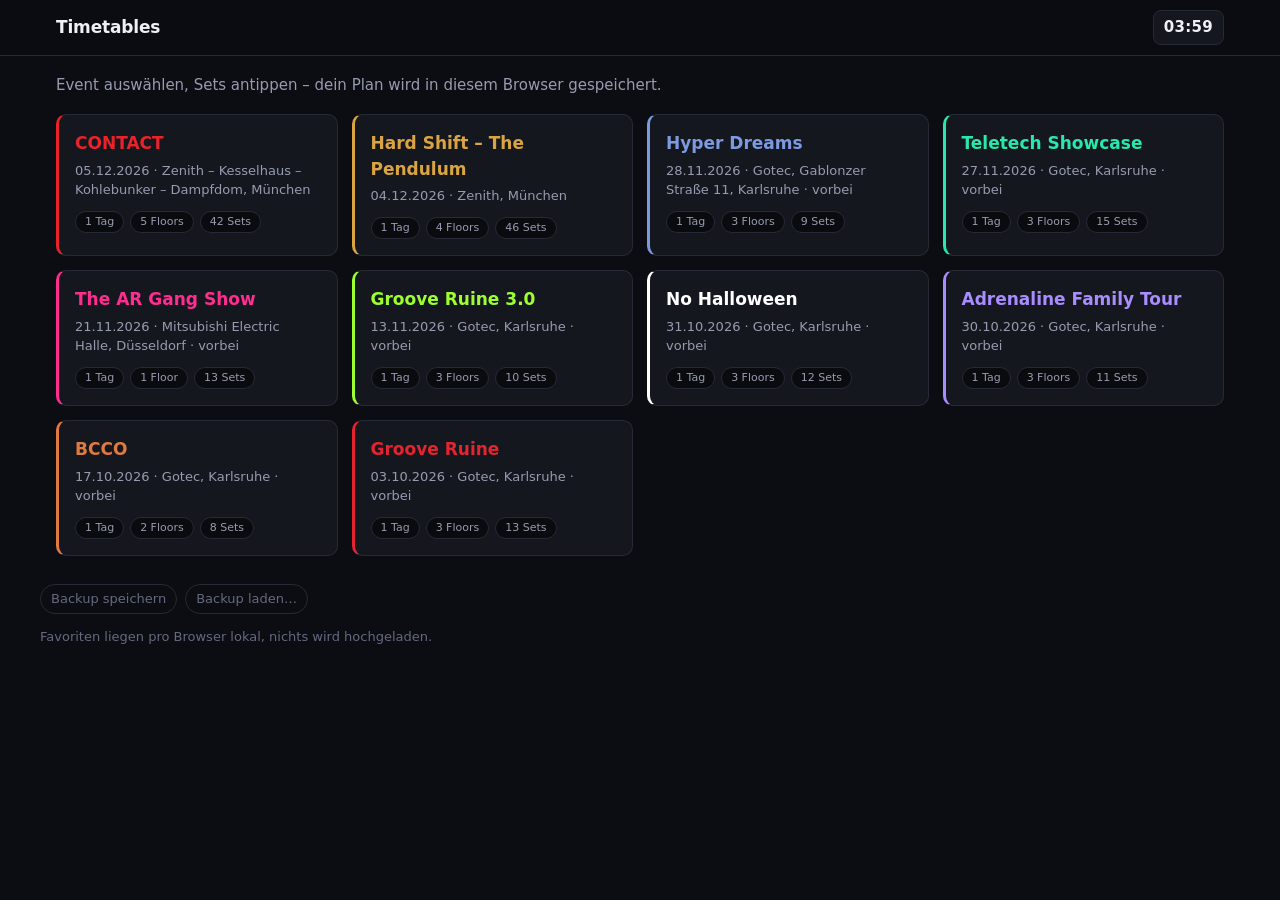
<file: index.html>
<!DOCTYPE html>
<html lang="de">
<head>
<meta charset="utf-8">
<meta name="viewport" content="width=device-width, initial-scale=1">
<meta name="theme-color" content="#0c0d12">
<title>Timetables</title>
<link rel="stylesheet" href="assets/style.css?v=16">
</head>
<body>

<header class="topbar">
  <div class="wrap">
    <div class="topbar-row">
      <div class="brand"><h1>Timetables</h1></div>
      <span class="clock" id="clock">--:--</span>
    </div>
  </div>
</header>

<main class="wrap">
  <p class="muted" style="margin:18px 0">
    Event auswählen, Sets antippen – dein Plan wird in diesem Browser gespeichert.
  </p>
  <div id="list"><p class="faint">Lade…</p></div>
</main>

<footer class="wrap footer">
  <div class="bar" style="display:flex;gap:8px;flex-wrap:wrap;align-items:center;margin-bottom:10px">
    <button type="button" class="btn sm ghost" id="backup">Backup speichern</button>
    <button type="button" class="btn sm ghost" id="restore">Backup laden…</button>
    <input type="file" id="restoreFile" accept="application/json,.json" hidden>
    <span class="faint" id="backupMsg" aria-live="polite"></span>
  </div>
  <p>Favoriten liegen pro Browser lokal, nichts wird hochgeladen.</p>
</footer>

<script src="assets/core.js?v=16"></script>
<script src="assets/export.js?v=16"></script>
<script>
(function () {
  'use strict';
  const clock = document.getElementById('clock');
  const tick = () => { clock.textContent = TT.fmtTime(new Date()); };
  tick();
  setInterval(tick, 15000);

  const msg = (t) => { document.getElementById('backupMsg').textContent = t; };

  document.getElementById('backup').addEventListener('click', () => {
    const res = TTExport.downloadBackup();
    msg(res.sets
      ? 'Gespeichert: ' + res.sets + ' Sets aus ' + res.events + ' Event(s).'
      : 'Noch keine Markierungen vorhanden.');
  });

  document.getElementById('restore').addEventListener('click',
    () => document.getElementById('restoreFile').click());

  document.getElementById('restoreFile').addEventListener('change', async (e) => {
    const file = e.target.files && e.target.files[0];
    e.target.value = '';
    if (!file) return;
    try {
      const data = await TTExport.readBackup(file);
      const count = Object.values(data.favorites).reduce((n, a) => n + (a || []).length, 0);
      const replace = confirm('Backup mit ' + count + ' markierten Sets.\n\n' +
        'OK = bestehende Markierungen ERSETZEN\nAbbrechen = ZUSAMMENFÜHREN');
      const res = TTExport.applyBackup(data, replace ? 'replace' : 'merge');
      msg('Eingespielt: ' + res.sets + ' Sets in ' + res.events + ' Event(s).');
      setTimeout(() => location.reload(), 900);
    } catch (err) {
      msg('Ging nicht: ' + err.message);
    }
  });

  function dateRange(ev) {
    if (!ev.days.length) return '';
    const first = TT.fmtDayDate(ev.days[0].date);
    const last = TT.fmtDayDate(ev.days[ev.days.length - 1].date);
    return ev.days.length > 1 ? first + ' – ' + last : first;
  }

  (async function render() {
    const host = document.getElementById('list');
    let files;
    try {
      files = await TT.loadManifest();
    } catch (err) {
      host.innerHTML = '<div class="error">data/events.json konnte nicht geladen werden: ' +
        TT.escapeHtml(err.message) +
        '<br><span class="faint">Beim lokalen Testen einen kleinen Webserver nutzen – ' +
        'per Doppelklick geöffnete Dateien dürfen kein JSON laden.</span></div>';
      return;
    }

    const results = await Promise.all(files.map(async (f) => {
      try { return await TT.loadEventFile(f); }
      catch (err) { return { _error: f + ': ' + err.message }; }
    }));

    const events = results.filter((r) => !r._error);
    const errors = results.filter((r) => r._error);

    if (!events.length) {
      host.innerHTML = '<div class="empty">Noch keine Events eingetragen.<br>' +
        '<span class="faint">Eine JSON-Datei in <code>data/</code> anlegen und in ' +
        '<code>data/events.json</code> eintragen.</span></div>';
    } else {
      // Nach Datum, das am weitesten entfernte zuoberst. Vergangenes rutscht dadurch
      // von selbst ans Ende – es liegt ja zwangslaeufig vor allem Kommenden.
      const startOf = (ev) => ev.sets.length ? Math.min(...ev.sets.map((s) => +s._start || Infinity)) : 0;
      const endOf = (ev) => ev.sets.length ? Math.max(...ev.sets.map((s) => +s._end || 0)) : 0;
      const now = Date.now();
      // Sortiert wird nach dem Beginn, nicht nach dem Ende: auf der Karte steht das
      // Anfangsdatum, und danach soll sich die Reihenfolge auch richten.
      events.sort((a, b) => (startOf(b) - startOf(a)) || (endOf(b) - endOf(a)));

      host.innerHTML = '<div class="cards">' + events.map((ev) => {
        const favs = TT.readStore('tt.fav.' + ev.id, []).length;
        const past = endOf(ev) < now;
        const pills = [
          ev.days.length + (ev.days.length === 1 ? ' Tag' : ' Tage'),
          ev.floors.length + (ev.floors.length === 1 ? ' Floor' : ' Floors'),
          ev.sets.filter((s) => s.status !== 'cancelled').length + ' Sets',
        ].map((t) => '<span class="pill">' + TT.escapeHtml(t) + '</span>').join('');

        const akzent = (ev.theme && ev.theme.accent) || 'var(--accent)';
        return '<a class="card" href="event.html?e=' + encodeURIComponent(ev.id) + '" ' +
          'style="--card-accent:' + TT.escapeHtml(akzent) + '">' +
          '<h2>' + TT.escapeHtml(ev.name) + '</h2>' +
          '<div class="when">' + TT.escapeHtml(dateRange(ev)) +
          (ev.venue ? ' · ' + TT.escapeHtml(ev.venue) : '') +
          (past ? ' · vorbei' : '') + '</div>' +
          '<div class="pills">' + pills +
          (favs ? '<span class="pill favcount">★ ' + favs + ' markiert</span>' : '') +
          '</div></a>';
      }).join('') + '</div>';
    }

    if (errors.length) {
      host.insertAdjacentHTML('beforeend',
        '<div class="error" style="margin-top:14px">Nicht ladbar:<br>' +
        errors.map((e) => TT.escapeHtml(e._error)).join('<br>') + '</div>');
    }
  })();
})();
</script>
</body>
</html>
</file>
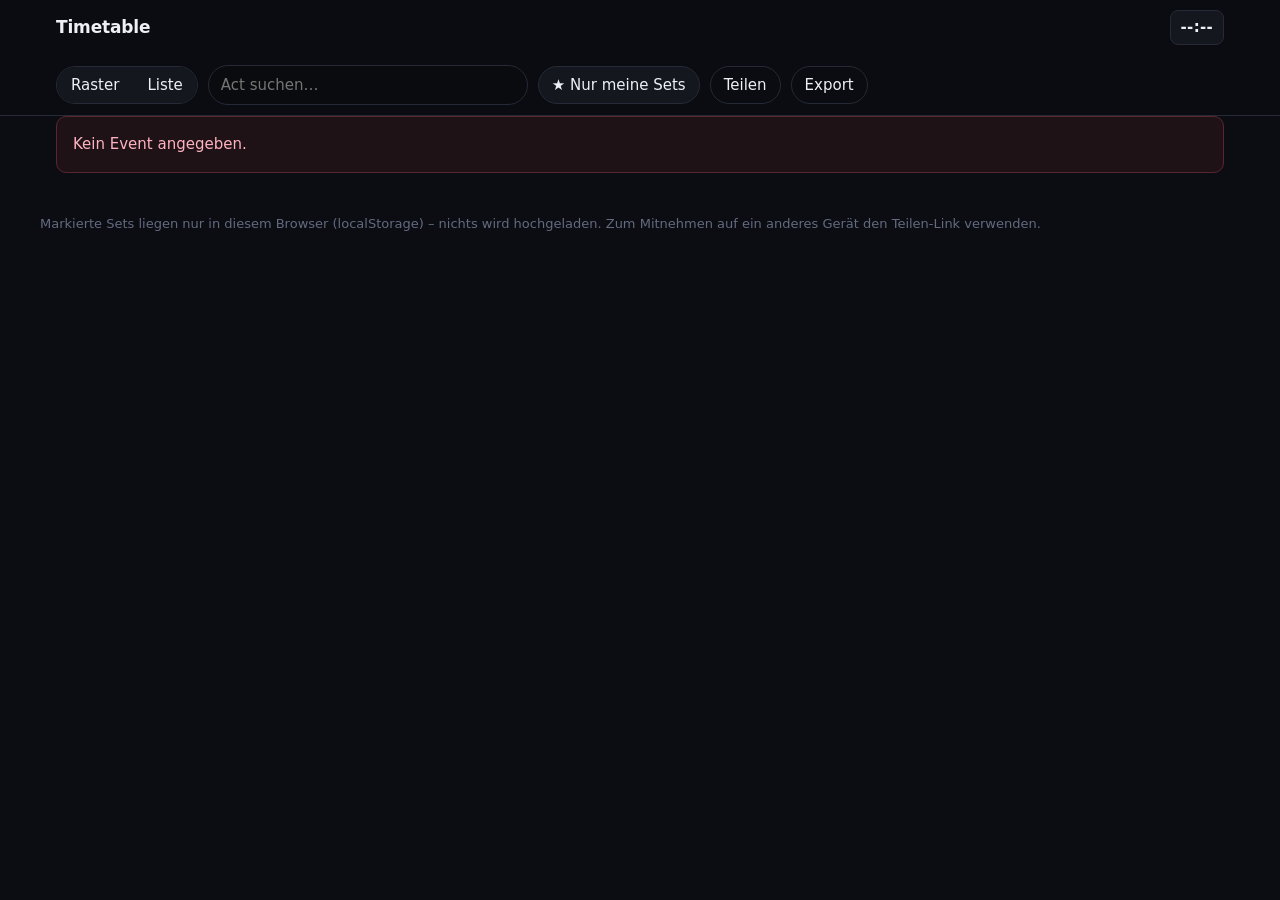
<file: event.html>
<!DOCTYPE html>
<html lang="de">
<head>
<meta charset="utf-8">
<meta name="viewport" content="width=device-width, initial-scale=1">
<meta name="theme-color" content="#0c0d12">
<title>Timetable</title>
<link rel="stylesheet" href="assets/style.css?v=16">
</head>
<body>

<header class="topbar">
  <div class="wrap">
    <div class="topbar-row">
      <div class="brand">
        <h1 id="evname">Timetable</h1>
        <span class="venue" id="evvenue"></span>
      </div>
      <span class="clock" id="clock">--:--</span>
    </div>

    <nav class="daytabs" id="daytabs" aria-label="Festivaltag wählen"></nav>

    <div class="controls">
      <div class="seg" role="group" aria-label="Ansicht">
        <button type="button" id="viewGrid" aria-pressed="false">Raster</button>
        <button type="button" id="viewList" aria-pressed="false">Liste</button>
      </div>

      <label class="search">
        <span class="sr">Act suchen</span>
        <input type="search" id="q" placeholder="Act suchen…" autocomplete="off">
        <button type="button" class="clear" id="qclear" hidden aria-label="Suche leeren">×</button>
      </label>

      <button type="button" class="btn" id="onlyFavs" aria-pressed="false">★ Nur meine Sets</button>
      <button type="button" class="btn ghost" id="share">Teilen</button>
      <button type="button" class="btn ghost" id="export">Export</button>
      <span class="faint" id="count"></span>
    </div>
  </div>
</header>

<main class="wrap">
  <div class="banner" id="banner" hidden></div>
  <div class="printonly" id="printhead"></div>
  <div id="view"></div>
</main>

<footer class="wrap footer">
  <p>Markierte Sets liegen nur in diesem Browser (localStorage) – nichts wird hochgeladen.
     Zum Mitnehmen auf ein anderes Gerät den Teilen-Link verwenden.</p>
</footer>

<dialog id="shareDlg">
  <h2>Plan teilen</h2>
  <p class="muted" id="shareInfo"></p>
  <div class="sharebox">
    <input type="text" id="shareUrl" readonly aria-label="Link zum Teilen">
    <button type="button" class="btn" id="shareCopy">Kopieren</button>
  </div>
  <div class="actions">
    <button type="button" class="btn ghost" id="shareNative" hidden>Senden…</button>
    <button type="button" class="btn" onclick="document.getElementById('shareDlg').close()">Schließen</button>
  </div>
</dialog>

<dialog id="exportDlg">
  <h2>Export</h2>
  <p class="muted" id="exportInfo"></p>

  <div class="exportrow">
    <button type="button" class="btn" id="expPng">Als Bild (PNG)</button>
    <span class="faint">Ganzer Timetable, markierte Sets leuchten, Rest ausgegraut – gut zum Verschicken.</span>
  </div>
  <div class="exportrow">
    <button type="button" class="btn" id="expPdf">Als PDF / drucken</button>
    <span class="faint">Öffnet den Druckdialog – dort „Als PDF speichern“ wählen.</span>
  </div>
  <div class="exportrow">
    <button type="button" class="btn" id="expBackup">Backup speichern</button>
    <span class="faint">Alle Markierungen aller Events als Datei, zum Wiedereinspielen.</span>
  </div>
  <div class="exportrow">
    <button type="button" class="btn ghost" id="expRestore">Backup laden…</button>
    <span class="faint">Markierungen aus einer Backup-Datei zurückholen.</span>
    <input type="file" id="restoreFile" accept="application/json,.json" hidden>
  </div>

  <p class="faint" id="exportMsg" aria-live="polite"></p>
  <div class="actions">
    <button type="button" class="btn" onclick="document.getElementById('exportDlg').close()">Schließen</button>
  </div>
</dialog>

<dialog id="partDlg">
  <h2>Nur einen Teil besuchen</h2>
  <p class="muted" id="partWho"></p>

  <div class="partpresets">
    <button type="button" class="btn sm ghost" data-preset="first">Erste Hälfte</button>
    <button type="button" class="btn sm ghost" data-preset="second">Zweite Hälfte</button>
    <button type="button" class="btn sm ghost" data-preset="start30">Erste 30 Min</button>
    <button type="button" class="btn sm ghost" data-preset="end30">Letzte 30 Min</button>
  </div>

  <div class="partrow">
    <label class="field">von<input type="time" id="partFrom" step="60"></label>
    <label class="field">bis<input type="time" id="partTo" step="60"></label>
  </div>

  <p class="faint" id="partInfo"></p>

  <div class="actions">
    <button type="button" class="btn ghost" id="partReset">Ganzes Set</button>
    <button type="button" class="btn" id="partSave">Übernehmen</button>
  </div>
</dialog>

<script src="assets/core.js?v=16"></script>
<script src="assets/export.js?v=16"></script>
<script src="assets/event.js?v=16"></script>
</body>
</html>
</file>
<file: assets/style.css>
/* ---------- Basis ---------- */
:root {
  --bg: #0c0d12;
  --bg-raised: #15171f;
  --bg-sunken: #0a0b0f;
  --line: #262a36;
  --line-soft: #1c1f29;
  --fg: #eef0f6;
  --fg-dim: #969cb0;
  --fg-faint: #636a80;
  --accent: #ffd84d;
  --accent-fg: #1a1500;
  --live: #ff3b5c;
  --radius: 10px;
  --ppm: 1.6; /* Pixel pro Minute im Raster */
  --axis-w: 54px;
  color-scheme: dark;
}

* { box-sizing: border-box; }

html, body {
  margin: 0;
  background: var(--bg);
  color: var(--fg);
  font: 15px/1.5 system-ui, -apple-system, "Segoe UI", Roboto, sans-serif;
  -webkit-text-size-adjust: 100%;
}

a { color: var(--accent); }

button, input, select {
  font: inherit;
  color: inherit;
}

.wrap {
  max-width: 1200px;
  margin: 0 auto;
  padding: 0 16px;
}

.muted { color: var(--fg-dim); }
.faint { color: var(--fg-faint); font-size: 13px; }
.sr { position: absolute; width: 1px; height: 1px; overflow: hidden; clip: rect(0 0 0 0); }

/* ---------- Buttons ---------- */
.btn {
  display: inline-flex;
  align-items: center;
  gap: 6px;
  padding: 7px 13px;
  border: 1px solid var(--line);
  border-radius: 99px;
  background: var(--bg-raised);
  cursor: pointer;
  white-space: nowrap;
  transition: background .12s, border-color .12s, color .12s;
}
.btn:hover {
  background: color-mix(in srgb, var(--fg) 7%, var(--bg-raised));
  border-color: color-mix(in srgb, var(--fg) 18%, var(--line));
}
.btn[aria-pressed="true"], .btn.on {
  background: var(--accent);
  border-color: var(--accent);
  color: var(--accent-fg);
  font-weight: 600;
}
.btn.ghost { background: none; }
.btn.sm { padding: 4px 10px; font-size: 13px; }
.btn:disabled { opacity: .45; cursor: not-allowed; }

.seg { display: inline-flex; border: 1px solid var(--line); border-radius: 99px; overflow: hidden; }
.seg button {
  padding: 7px 14px;
  border: 0;
  background: var(--bg-raised);
  cursor: pointer;
}
.seg button[aria-pressed="true"] { background: var(--accent); color: var(--accent-fg); font-weight: 600; }

/* ---------- Kopfbereich ---------- */
.topbar {
  position: sticky;
  top: 0;
  z-index: 40;
  background: var(--bg);
  background: color-mix(in srgb, var(--bg) 93%, transparent);
  backdrop-filter: blur(10px);
  border-bottom: 1px solid var(--line);
}
.topbar-row {
  display: flex;
  align-items: center;
  gap: 12px;
  padding: 10px 0;
  flex-wrap: wrap;
}
.brand {
  display: flex;
  align-items: baseline;
  gap: 10px;
  margin-right: auto;
  min-width: 0;
}
.brand h1 {
  margin: 0;
  font-size: 17px;
  letter-spacing: -.01em;
  white-space: nowrap;
  overflow: hidden;
  text-overflow: ellipsis;
}
.brand .venue { color: var(--fg-dim); font-size: 13px; white-space: nowrap; }

.clock {
  font-variant-numeric: tabular-nums;
  font-weight: 600;
  letter-spacing: .02em;
  padding: 5px 10px;
  border-radius: 8px;
  background: var(--bg-raised);
  border: 1px solid var(--line);
}
.clock.live {
  border-color: var(--live);
  color: var(--live);
  color: color-mix(in srgb, var(--live) 70%, #fff);
}
.clock.live::before {
  content: "";
  display: inline-block;
  width: 7px; height: 7px;
  margin-right: 7px;
  border-radius: 50%;
  background: var(--live);
  animation: pulse 2s infinite;
}
@keyframes pulse { 50% { opacity: .25; } }

/* ---------- Steuerleiste ---------- */
.controls {
  display: flex;
  align-items: center;
  gap: 10px;
  padding: 0 0 10px;
  flex-wrap: wrap;
}
.search {
  position: relative;
  flex: 1 1 200px;
  min-width: 160px;
  max-width: 320px;
}
.search input {
  width: 100%;
  padding: 8px 30px 8px 12px;
  border: 1px solid var(--line);
  border-radius: 99px;
  background: var(--bg-sunken);
}
.search input:focus { outline: 2px solid var(--accent); outline-offset: 1px; }
.search .clear {
  position: absolute;
  right: 4px; top: 50%;
  transform: translateY(-50%);
  border: 0; background: none;
  color: var(--fg-dim);
  cursor: pointer;
  padding: 4px 8px;
  border-radius: 50%;
}
.search .clear:hover { color: var(--fg); }

.daytabs { display: flex; gap: 8px; overflow-x: auto; padding: 0 0 10px; scrollbar-width: none; }
.daytabs::-webkit-scrollbar { display: none; }
.daytab {
  display: flex;
  flex-direction: column;
  align-items: flex-start;
  gap: 1px;
  padding: 7px 14px;
  border: 1px solid var(--line);
  border-radius: var(--radius);
  background: var(--bg-raised);
  cursor: pointer;
  line-height: 1.25;
}
.daytab b { font-size: 14px; }
.daytab span { font-size: 11px; color: var(--fg-dim); }
.daytab[aria-pressed="true"] { background: var(--accent); border-color: var(--accent); }
.daytab[aria-pressed="true"] b,
.daytab[aria-pressed="true"] span { color: var(--accent-fg); }

/* ---------- Hinweisbanner ---------- */
.banner {
  display: flex;
  align-items: center;
  gap: 12px;
  flex-wrap: wrap;
  margin: 0 0 14px;
  padding: 11px 14px;
  border: 1px solid var(--line);
  border-left: 3px solid var(--accent);
  border-radius: var(--radius);
  background: var(--bg-raised);
  background: color-mix(in srgb, var(--accent) 7%, var(--bg-raised));
}
.banner[hidden] { display: none; }
.banner p { margin: 0; flex: 1 1 220px; font-size: 14px; }

/* ---------- Raster ---------- */
.grid-scroll {
  position: relative;
  overflow: auto;
  border: 1px solid var(--line);
  border-radius: var(--radius);
  background: var(--bg-sunken);
  max-height: calc(100vh - 190px);
}
.grid-head {
  position: sticky;
  top: 0;
  z-index: 20;
  display: flex;
  background: var(--bg-raised);
  border-bottom: 1px solid var(--line);
}
.grid-head .corner {
  flex: 0 0 var(--axis-w);
  position: sticky;
  left: 0;
  z-index: 2;
  background: var(--bg-raised);
  border-right: 1px solid var(--line);
}
.grid-head .floorname {
  flex: 1 1 0;
  min-width: 112px;
  padding: 9px 10px;
  font-size: 13px;
  font-weight: 600;
  border-right: 1px solid var(--line-soft);
  border-top: 3px solid var(--floor, var(--accent));
  white-space: nowrap;
  overflow: hidden;
  text-overflow: ellipsis;
}
.grid-head .floorname:last-child { border-right: 0; }
/* Optionales "mc" im Floor: eigene Zeile, damit der Floorname nicht abgeschnitten wird. */
.grid-head .floorname .mc {
  display: block;
  margin-top: 2px;
  font-size: 11px;
  font-weight: 400;
  color: var(--fg-faint);
}

.grid-body { display: flex; position: relative; padding: 11px 0; }

.axis {
  flex: 0 0 var(--axis-w);
  position: sticky;
  left: 0;
  z-index: 15;
  background: var(--bg-raised);
  border-right: 1px solid var(--line);
}
.axis .tick {
  position: absolute;
  right: 7px;
  transform: translateY(-50%);
  font-size: 11px;
  font-variant-numeric: tabular-nums;
  color: var(--fg-dim);
}

.lanes { display: flex; flex: 1 1 auto; position: relative; }
.lane {
  flex: 1 1 0;
  min-width: 112px;
  position: relative;
  border-right: 1px solid var(--line-soft);
}
.lane:last-child { border-right: 0; }
.hourline {
  position: absolute;
  left: 0; right: 0;
  height: 1px;
  background: var(--line-soft);
  pointer-events: none;
}
.halfline { opacity: .45; }

.nowline {
  position: absolute;
  left: 0; right: 0;
  height: 2px;
  background: var(--live);
  z-index: 18;
  pointer-events: none;
  box-shadow: 0 0 10px rgba(255, 59, 92, .6);
  box-shadow: 0 0 10px color-mix(in srgb, var(--live) 65%, transparent);
}
.nowline::after {
  content: "jetzt";
  position: absolute;
  left: 4px; top: -16px;
  font-size: 10px;
  font-weight: 700;
  letter-spacing: .06em;
  text-transform: uppercase;
  color: var(--live);
}

/* ---------- Set-Block ---------- */
.set {
  position: absolute;
  display: flex;
  flex-direction: column;
  align-items: stretch;
  justify-content: flex-start;
  padding: 5px 7px;
  border: 1px solid var(--line);
  border-left: 3px solid var(--floor, var(--accent));
  border-radius: 7px;
  background: var(--bg-raised);
  cursor: pointer;
  overflow: hidden;
  text-align: left;
  width: 100%;
  transition: transform .1s, box-shadow .12s, background .12s;
}
.set:hover {
  background: color-mix(in srgb, var(--fg) 8%, var(--bg-raised));
  z-index: 12;
  box-shadow: 0 4px 14px rgba(0, 0, 0, .55);
}
.set:focus-visible { outline: 2px solid var(--accent); outline-offset: 1px; }
.set .artist {
  font-weight: 600;
  font-size: 13px;
  line-height: 1.25;
  /* In 96px breiten Handy-Spalten passt "LEKKERFACES" in keine Zeile. Ohne das
     wird mittendrin abgeschnitten, und zwar ohne Auslassungspunkte. */
  overflow-wrap: anywhere;
  overflow: hidden;
  display: -webkit-box;
  /* Wie viele Zeilen wirklich passen, rechnet fitBlocks() pro Block aus. Die 2
     greift nur, bis das Skript gelaufen ist. */
  -webkit-line-clamp: var(--zeilen, 2);
  -webkit-box-orient: vertical;
}
.set .time {
  display: block;
  font-size: 11px;
  color: var(--fg-dim);
  font-variant-numeric: tabular-nums;
  margin-top: 1px;
  /* Bei einem Teilbesuch steht ein ✂ davor – das kippt die Zeile sonst auf zwei
     und nimmt dem Namen eine Zeile weg. Eine Uhrzeit bricht nie um. */
  white-space: nowrap;
}
/* Genre ist das Unwichtigste im Block und bekommt darum hoechstens eine Zeile. */
.set .meta {
  display: block;
  font-size: 10px;
  color: var(--fg-faint);
  margin-top: 1px;
  white-space: nowrap;
  overflow: hidden;
  text-overflow: ellipsis;
}

.set.fav {
  /* Erste Zeile ist der Rueckfall fuer Browser ohne color-mix */
  background: #23242e;
  background: color-mix(in srgb, var(--accent) 24%, var(--bg-raised));
  border-color: var(--accent);
  box-shadow: inset 0 0 0 1px color-mix(in srgb, var(--accent) 35%, transparent);
}
/* Markiertes muss HELLER sein als der Rest, nicht farbiger. Eine getoente
   Schrift wirkt neben weissem Text dunkler – also traegt die Hervorhebung
   der Hintergrund, und der Text geht auf reines Weiss plus Fettung. */
.set.fav .artist { color: #fff; font-weight: 700; }
/* Platz fuer den ★ – vergibt fitBlocks() nur an Bloecke, deren Name sonst
   darunter durchlaeuft. Pauschal waere es 11px Textbreite auf jedem
   markierten Block, und am Handy ist die Spalte nur 96px breit. */
.set.starroom .artist { padding-right: 11px; }
.set.fav .time {
  color: #e8e8e8;
  color: color-mix(in srgb, #fff 82%, var(--accent));
}
.set.playing { border-left-color: var(--live); }
.set.playing .time {
  color: var(--live);
  color: color-mix(in srgb, var(--live) 75%, #fff);
}
.set.past { opacity: .62; }
.set.dimmed { opacity: .16; filter: saturate(.3); }
/* ★ als Einstieg in den Teilbesuch – grosszuegige Trefferflaeche fuers Handy */
.set .pin, .row .star {
  position: absolute;
  top: 0; right: 0;
  width: 30px; height: 28px;
  display: flex;
  /* Trefferflaeche bleibt 30x28, das Zeichen selbst rueckt in die Ecke –
     so muss der Name nur 11px freihalten statt 15px. */
  align-items: flex-start;
  justify-content: flex-end;
  padding: 4px 5px 0 0;
  border: 0;
  background: none;
  color: var(--accent);
  font-size: 12px;
  line-height: 1;
  cursor: pointer;
  z-index: 3;
}
/* Der ★ ist absolut positioniert und zaehlt damit in scrollHeight mit. Bei einem
   18px hohen 15-Minuten-Block hat fitBlocks() sonst 28px gemessen und gekuerzt,
   obwohl der Text laengst passte. Groesser als der Block kann die Flaeche ohnehin
   nicht werden, ohne den Nachbarn zu ueberdecken. */
.set .pin { max-height: 100%; }
.set .pin:hover { transform: scale(1.25); }
.set .pin:focus-visible, .row .star:focus-visible {
  outline: 2px solid var(--accent);
  outline-offset: -2px;
  border-radius: 6px;
}

/* Minuten, die man nicht mitnimmt */
.shade {
  position: absolute;
  left: 0; right: 0;
  background: rgba(10, 11, 15, .72);
  pointer-events: none;
  z-index: 2;
}
.set.partial { border-left-style: dashed; }
.set.partial .artist, .set.partial .time { position: relative; z-index: 3; }

.set.cancelled { opacity: .5; }
.set.cancelled .artist { text-decoration: line-through; }
/* Ohne das schrumpfen Name, Zeit und Genre im Flex-Block gemeinsam, bis der
   Name mitten im Buchstaben abgeschnitten ist – und der Ueberlauf laesst sich
   dann nicht mehr messen. Lieber ueberlaufen lassen; fitBlocks() raeumt auf. */
.set > span { flex: 0 0 auto; }

/* Vier Stufen, die fitBlocks() nach echter Hoehe vergibt. Die Reihenfolge ist die
   Rangfolge im Block: erst faellt das Genre, dann wird der Name kleiner, dann
   ruecken die Raender zusammen. Erst wenn das alles nicht reicht, geht die
   Uhrzeit – die beiden mittleren Stufen kosten Lesbarkeit, die letzte kostet
   Information. */
.set.nometa .meta { display: none; }
/* Flache, breite Bloecke: Uhrzeit neben den Namen statt darunter. Kostet dem Namen
   Breite statt einer ganzen Zeile – auf einem Einzelfloor ein Tausch ohne Verlust. */
.set.nebenan { flex-direction: row; align-items: center; column-gap: 8px; }
.set.nebenan .artist { flex: 1 1 auto; min-width: 0; padding-right: 0; }
/* Uhrzeit nie hoeher als eine Namenszeile: sonst waere die Zeile hoeher als das,
   was zeilenPlatz() rechnet, und ein 21px hoher 15-Minuten-Block laeuft ueber.
   Mit align-items:center ist die Zeilenhoehe genau die des Namens. */
.set.nebenan .time { flex: 0 0 auto; margin-top: 0; line-height: 1.15; }
/* Der ★ sitzt oben rechts – da steht jetzt die Uhrzeit. Also den ganzen Block
   einruecken statt wie sonst nur den Namen. */
.set.nebenan.fav { padding-right: 20px; }
/* Kleinere Schrift bringt beides: mehr Zeilen in den Block und kuerzere Zeilen. */
.set.squeeze .artist { font-size: 11px; line-height: 1.15; }
.set.tight { padding: 2px 6px; }
/* Reicht auch das nicht, kappt fitBlocks() den Namen mit Auslassungspunkten –
   vollstaendig steht er in der Listenansicht und im Tooltip. */
.set.short .time, .set.short .meta { display: none; }

/* ---------- Listenansicht ---------- */
.list { display: flex; flex-direction: column; gap: 22px; }
.list-floor h2 {
  display: flex;
  align-items: center;
  gap: 9px;
  margin: 0 0 9px;
  font-size: 15px;
}
.list-floor h2::before {
  content: "";
  width: 11px; height: 11px;
  border-radius: 3px;
  background: var(--floor, var(--accent));
}
.list-floor h2 .count { color: var(--fg-faint); font-size: 12px; font-weight: 400; }
.list-floor h2 .mc { color: var(--fg-faint); font-size: 12px; font-weight: 400; }

.row {
  display: flex;
  align-items: stretch;
  gap: 12px;
  width: 100%;
  padding: 10px 12px;
  margin-bottom: 6px;
  border: 1px solid var(--line);
  border-left: 3px solid var(--floor, var(--accent));
  border-radius: var(--radius);
  background: var(--bg-raised);
  cursor: pointer;
  text-align: left;
  transition: background .12s;
}
.row:hover { background: color-mix(in srgb, var(--fg) 8%, var(--bg-raised)); }
.row:focus-visible { outline: 2px solid var(--accent); outline-offset: 1px; }
.row .when {
  display: block;
  flex: 0 0 76px;
  font-variant-numeric: tabular-nums;
  font-size: 13px;
  color: var(--fg-dim);
  line-height: 1.35;
}
.row .when b { display: block; color: var(--fg); font-size: 15px; }
.row .body { flex: 1 1 auto; min-width: 0; }
.row .body .artist { display: block; font-weight: 600; }
.row .body .meta { display: block; font-size: 12px; color: var(--fg-faint); margin-top: 2px; }
.row { position: relative; }
.row .star {
  position: static;
  flex: 0 0 auto;
  align-self: center;
  /* In der Liste steht der ★ in einer eigenen Spalte – dort mittig statt in der Ecke. */
  align-items: center;
  justify-content: center;
  padding: 0;
  width: 38px; height: 38px;
  font-size: 18px;
  color: var(--line);
}
.row.fav .star { color: var(--accent); }
.row .star:hover { transform: scale(1.15); }
.row.partial { border-left-style: dashed; }

.row.fav {
  background: #23242e;
  background: linear-gradient(90deg,
    color-mix(in srgb, var(--accent) 26%, var(--bg-raised)),
    color-mix(in srgb, var(--accent) 8%, var(--bg-raised)) 70%);
  border-color: var(--accent);
}
.row.fav .star { color: var(--accent); }
.row.fav .body .artist { color: #fff; font-weight: 700; }
.row.fav .when b { color: #fff; }
.row.fav .body .meta {
  color: #cfcfcf;
  color: color-mix(in srgb, #fff 70%, var(--accent));
}
.row.playing .when b {
  color: var(--live);
  color: color-mix(in srgb, var(--live) 75%, #fff);
}
.row.playing .when::after {
  content: "läuft";
  display: inline-block;
  margin-top: 3px;
  padding: 1px 6px;
  border-radius: 99px;
  background: var(--live);
  color: #0b0b0d;
  font-size: 10px;
  font-weight: 700;
}
.row.past { opacity: .62; }
.row.cancelled { opacity: .6; }
.row.cancelled .body .artist { text-decoration: line-through; }

.badge {
  display: inline-block;
  margin-left: 6px;
  padding: 1px 6px;
  border-radius: 99px;
  font-size: 10px;
  font-weight: 700;
  text-transform: uppercase;
  letter-spacing: .04em;
  vertical-align: middle;
}
.badge.cancelled { background: #52212b; color: #ff9aab; }
.badge.moved { background: #4a3c13; color: #ffd98a; }
.badge.new { background: #16402c; color: #7ae0aa; }
.badge.b2b { background: #2a3350; color: #9fb4ee; }

/* ---------- Statusmeldungen ---------- */
.empty {
  padding: 44px 20px;
  text-align: center;
  color: var(--fg-dim);
  border: 1px dashed var(--line);
  border-radius: var(--radius);
}
.error {
  padding: 16px;
  border: 1px solid #5a2630;
  border-radius: var(--radius);
  background: #1e1216;
  color: #ffb3c0;
}

/* ---------- Event-Übersicht ---------- */
.cards { display: grid; gap: 14px; grid-template-columns: repeat(auto-fill, minmax(260px, 1fr)); }
.card {
  display: block;
  padding: 16px;
  border: 1px solid var(--line);
  border-radius: var(--radius);
  background: var(--bg-raised);
  text-decoration: none;
  color: inherit;
  transition: border-color .12s, transform .12s;
}
.card { border-left: 3px solid var(--card-accent, var(--accent)); }
.card:hover {
  border-color: var(--card-accent, var(--accent));
  transform: translateY(-2px);
}
.card h2 { color: var(--card-accent, var(--fg)); }
.card h2 { margin: 0 0 4px; font-size: 17px; }
.card .when { color: var(--fg-dim); font-size: 13px; }
.card .pills { display: flex; gap: 6px; flex-wrap: wrap; margin-top: 11px; }
.card .pill {
  padding: 2px 9px;
  border-radius: 99px;
  background: var(--bg-sunken);
  border: 1px solid var(--line);
  font-size: 11px;
  color: var(--fg-dim);
}
.card .favcount {
  color: var(--card-accent, var(--accent));
  border-color: color-mix(in srgb, var(--card-accent, var(--accent)) 40%, var(--line));
  background: color-mix(in srgb, var(--card-accent, var(--accent)) 14%, var(--bg-sunken));
}

/* ---------- Dialog ---------- */
dialog {
  border: 1px solid var(--line);
  border-radius: 14px;
  background: var(--bg-raised);
  color: var(--fg);
  padding: 20px;
  max-width: 440px;
  width: calc(100% - 32px);
}
dialog::backdrop { background: rgba(0, 0, 0, .66); backdrop-filter: blur(2px); }
dialog h2 { margin: 0 0 10px; font-size: 17px; }
dialog .sharebox {
  display: flex;
  gap: 8px;
  margin: 14px 0 6px;
}
dialog .sharebox input {
  flex: 1 1 auto;
  min-width: 0;
  padding: 8px 10px;
  border: 1px solid var(--line);
  border-radius: 8px;
  background: var(--bg-sunken);
  font-size: 13px;
}
dialog .actions { display: flex; justify-content: flex-end; gap: 8px; margin-top: 14px; }
dialog .exportrow {
  display: flex;
  align-items: center;
  gap: 10px;
  padding: 9px 0;
  border-bottom: 1px solid var(--line-soft);
}
dialog .exportrow:last-of-type { border-bottom: 0; }
dialog .exportrow .btn { flex: 0 0 auto; min-width: 150px; justify-content: center; }
dialog .exportrow .faint { flex: 1 1 auto; line-height: 1.35; }
dialog#exportDlg { max-width: 520px; }

dialog .partpresets { display: flex; gap: 6px; flex-wrap: wrap; margin: 14px 0 4px; }
dialog .partrow { display: flex; gap: 12px; margin: 12px 0 4px; }
dialog .partrow .field { flex: 1 1 0; display: flex; flex-direction: column; gap: 4px;
                         font-size: 12px; color: var(--fg-dim); }
dialog .partrow input[type="time"] {
  padding: 10px 10px;
  border: 1px solid var(--line);
  border-radius: 8px;
  background: var(--bg-sunken);
  color: var(--fg);
  font-size: 16px; /* unter 16px zoomt iOS Safari beim Antippen hinein */
  font-variant-numeric: tabular-nums;
  width: 100%;
}

.footer {
  padding: 28px 0 40px;
  color: var(--fg-faint);
  font-size: 13px;
}

/* ---------- Mobil ---------- */
@media (max-width: 640px) {
  :root { --ppm: 1.25; --axis-w: 44px; }
  .brand .venue { display: none; }
  .grid-scroll { max-height: calc(100vh - 210px); }
  .lane, .grid-head .floorname { min-width: 96px; }
  /* 1px weniger haelt Namen wie BREATHLESS oder NOISEFLOW in einer Zeile,
     statt sie mitten im Wort umzubrechen. */
  .set .artist { font-size: 12px; }
  .row .when { flex-basis: 62px; }
}

/* Nur im Druck sichtbarer Kopf (Bildschirmkopf ist dann ausgeblendet) */
.printonly { display: none; }

@media print {
  @page { margin: 10mm; }

  /* Heller Druck statt Clubschwarz – spart Toner und liest sich auf Papier */
  :root {
    --bg: #fff; --bg-raised: #fff; --bg-sunken: #fff;
    --line: #b4b4b4; --line-soft: #e2e2e2;
    --fg: #111; --fg-dim: #4a4a4a; --fg-faint: #6e6e6e;
    --accent: #000;
  }
  html, body { background: #fff; color: #111; }
  * { -webkit-print-color-adjust: exact; print-color-adjust: exact; }

  .topbar, .controls, .daytabs, .banner, .footer, dialog { display: none !important; }
  .printonly { display: block; margin: 0 0 10px; }
  .printonly h1 { margin: 0; font-size: 17px; }
  .printonly .sub { font-size: 12px; color: #555; }
  .printonly .legend { margin-top: 6px; font-size: 11px; color: #555; }
  .printonly .legend b { display: inline-block; padding: 1px 7px; border: 1.5px solid #000;
                         background: #fff2bf; border-radius: 4px; color: #000; }

  .wrap { max-width: none; padding: 0; }
  .grid-scroll { max-height: none; overflow: visible; border-color: #b4b4b4; }
  .grid-head { position: static; }
  /* relative statt static: die Stundenlabels sind absolut und brauchen die Achse als Anker */
  .axis { position: relative; }

  /* Markiert = hervorgehoben, alles andere bleibt sichtbar, aber ausgegraut */
  .set, .row { break-inside: avoid; opacity: 1 !important; filter: none !important; }
  .set:not(.fav), .row:not(.fav) { opacity: .45 !important; }
  .set.fav, .row.fav {
    background: #fff2bf !important;
    border-color: #000 !important;
    border-width: 1.5px;
    box-shadow: none !important;
  }
  .set.fav .artist, .row.fav .artist { color: #000 !important; }
  .set.fav .time, .row.fav .time { color: #444 !important; }
  .row.fav .star { color: #000 !important; }
  .set.dimmed, .row.dimmed { display: none !important; }
  .shade { background: rgba(0, 0, 0, .14) !important; }
  .set .pin, .row .star { color: #000 !important; }
  .nowline { display: none; }
  .list-floor h2 { break-after: avoid; }
}
</file>
